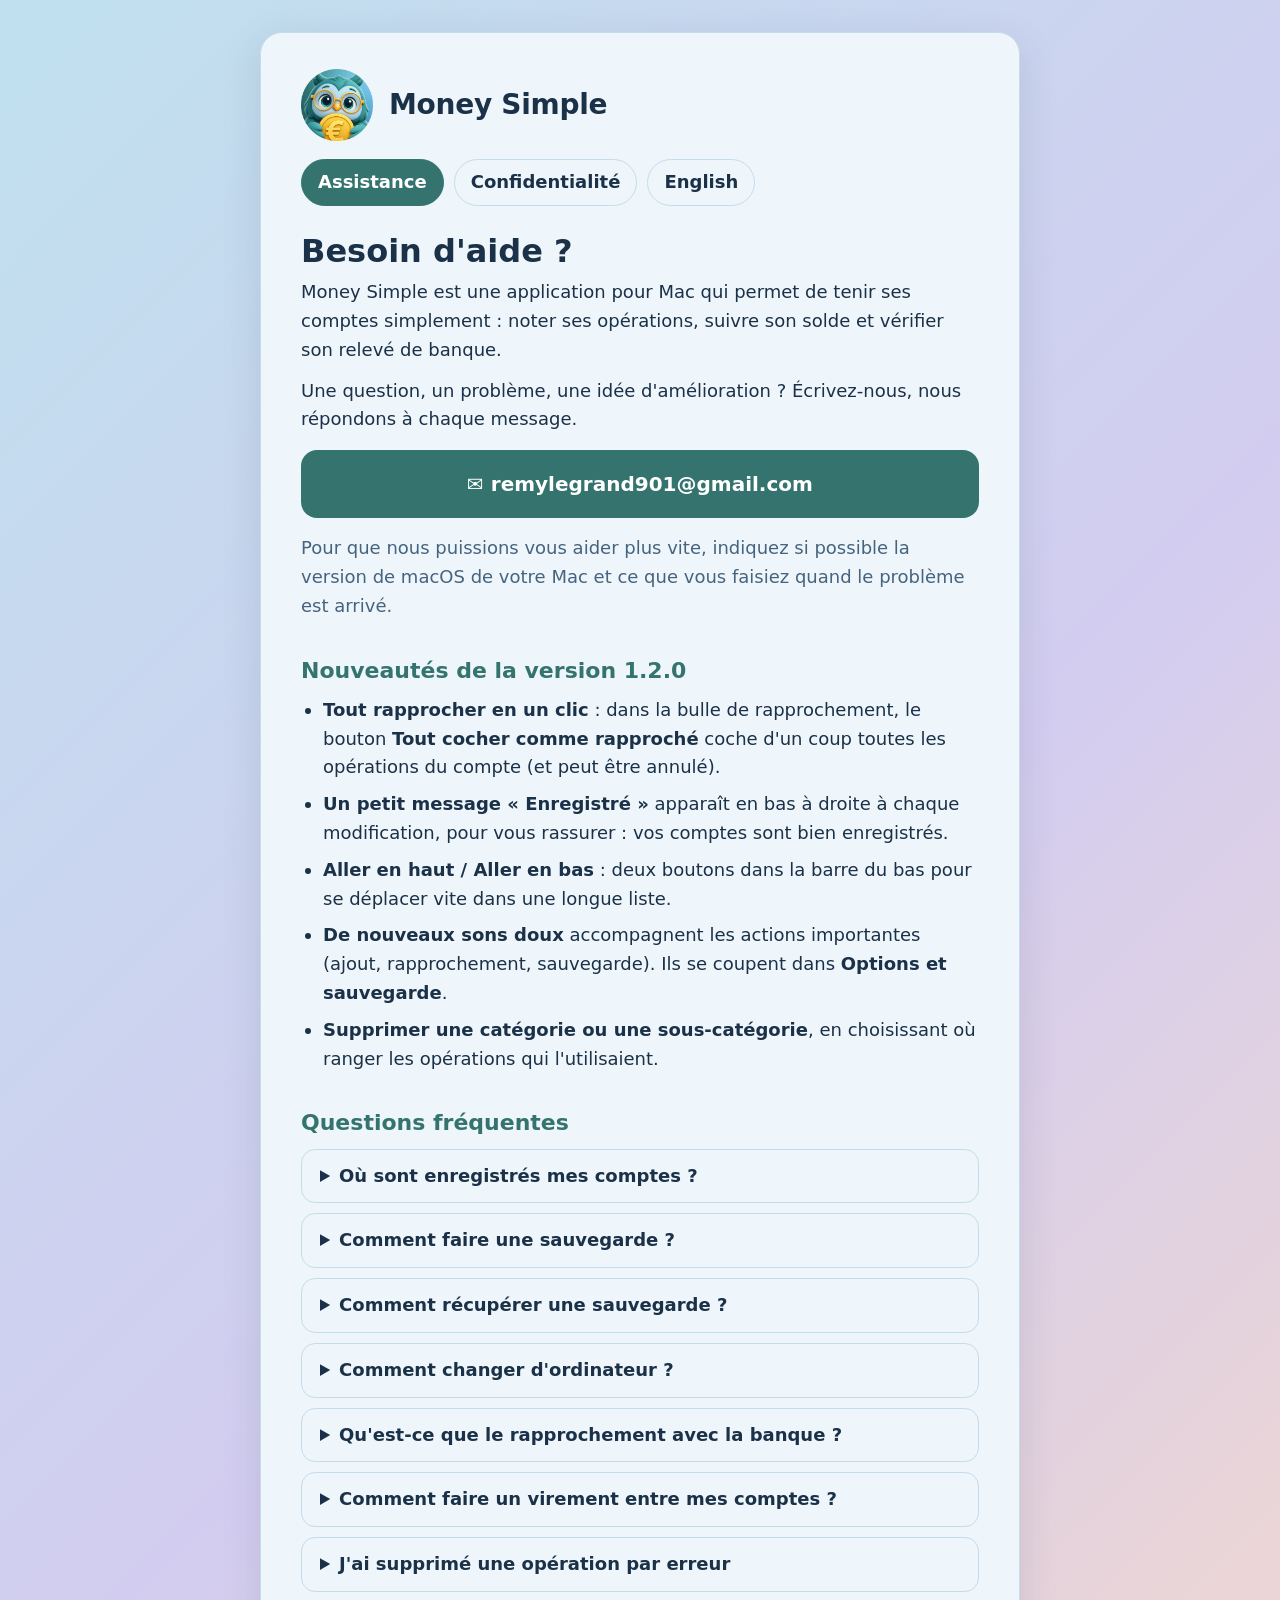
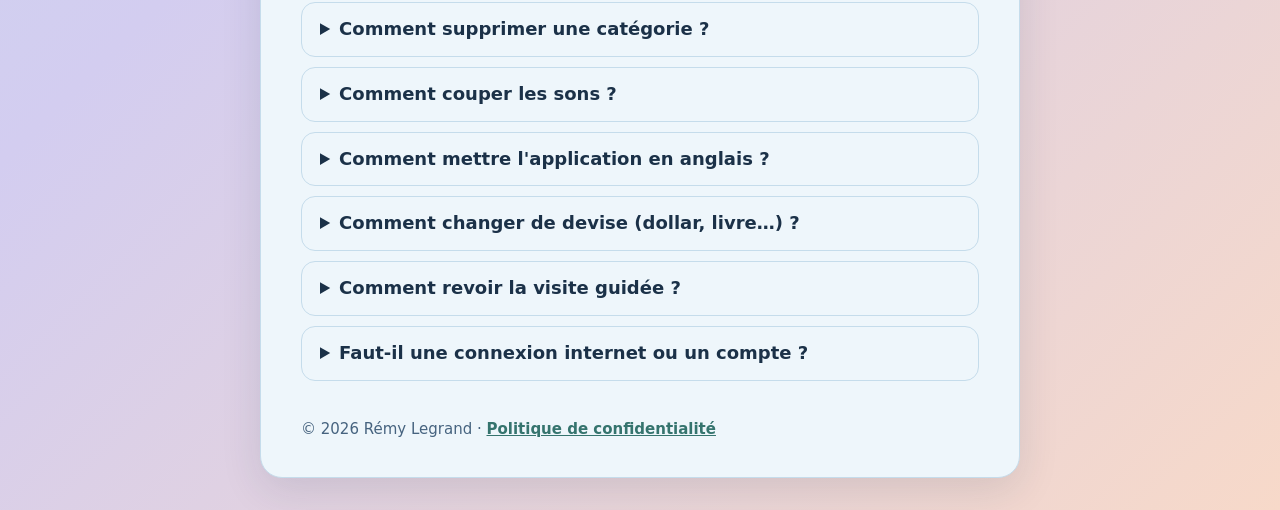
<file: index.html>
<!doctype html>
<html lang="fr">
<head>
<meta charset="utf-8">
<meta name="viewport" content="width=device-width,initial-scale=1">
<title>Money Simple – Assistance</title>
<meta name="description" content="Aide et contact pour Money Simple, l'application de comptes personnels pour Mac.">
<link rel="icon" href="owl.png">
<link rel="stylesheet" href="style.css">
<link rel="alternate" hreflang="fr" href="./">
<link rel="alternate" hreflang="en" href="en/">
</head>
<body>
<main>
<header><img src="owl.png" alt=""><b>Money Simple</b></header>
<nav><a href="./" aria-current="page">Assistance</a><a href="confidentialite.html">Confidentialité</a><a href="en/" hreflang="en" lang="en">English</a></nav>

<h1>Besoin d'aide ?</h1>
<p>Money Simple est une application pour Mac qui permet de tenir ses comptes simplement : noter ses opérations, suivre son solde et vérifier son relevé de banque.</p>
<p>Une question, un problème, une idée d'amélioration ? Écrivez-nous, nous répondons à chaque message.</p>
<a class="contact" href="mailto:remylegrand901@gmail.com?subject=Money%20Simple">✉️ remylegrand901@gmail.com</a>
<p class="mute">Pour que nous puissions vous aider plus vite, indiquez si possible la version de macOS de votre Mac et ce que vous faisiez quand le problème est arrivé.</p>

<h2>Nouveautés de la version 1.2.0</h2>
<ul>
<li><b>Tout rapprocher en un clic</b> : dans la bulle de rapprochement, le bouton <b>Tout cocher comme rapproché</b> coche d'un coup toutes les opérations du compte (et peut être annulé).</li>
<li><b>Un petit message « Enregistré »</b> apparaît en bas à droite à chaque modification, pour vous rassurer : vos comptes sont bien enregistrés.</li>
<li><b>Aller en haut / Aller en bas</b> : deux boutons dans la barre du bas pour se déplacer vite dans une longue liste.</li>
<li><b>De nouveaux sons doux</b> accompagnent les actions importantes (ajout, rapprochement, sauvegarde). Ils se coupent dans <b>Options et sauvegarde</b>.</li>
<li><b>Supprimer une catégorie ou une sous-catégorie</b>, en choisissant où ranger les opérations qui l'utilisaient.</li>
</ul>

<h2>Questions fréquentes</h2>
<details><summary>Où sont enregistrés mes comptes ?</summary>
<p>Uniquement sur votre Mac. Rien n'est envoyé sur internet. Pour voir le dossier, ouvrez le menu <b>Fichier → Afficher le dossier des données</b>.</p></details>
<details><summary>Comment faire une sauvegarde ?</summary>
<p>Cliquez sur <b>Options et sauvegarde</b> en haut à droite, puis sur <b>Sauvegarder mes comptes…</b> (ou ⌘S). Choisissez où enregistrer le fichier, par exemple sur une clé USB.</p>
<p>En plus, Money Simple fait automatiquement une copie de sécurité chaque jour sur votre Mac et garde les 30 derniers jours.</p></details>
<details><summary>Comment récupérer une sauvegarde ?</summary>
<p>Cliquez sur <b>Options et sauvegarde</b>, puis sur <b>Récupérer une sauvegarde…</b> (ou ⌘O), et choisissez votre fichier de sauvegarde. Attention : les comptes actuels sont remplacés par ceux de la sauvegarde.</p></details>
<details><summary>Comment changer d'ordinateur ?</summary>
<p>Sur l'ancien Mac, faites <b>Sauvegarder mes comptes…</b> sur une clé USB. Sur le nouveau Mac, installez Money Simple depuis le Mac App Store puis faites <b>Récupérer une sauvegarde…</b>.</p></details>
<details><summary>Qu'est-ce que le rapprochement avec la banque ?</summary>
<p>C'est vérifier que vos comptes correspondent à votre relevé de banque. Cochez dans la colonne <b>Rapproché</b> chaque opération que vous retrouvez sur le relevé, puis écrivez le solde du relevé en cliquant sur le bouton <b>Rapprochement</b>. Money Simple vous dit si tout concorde, ou quel est l'écart.</p>
<p>Si toutes les opérations sont sur le relevé, cliquez sur <b>Tout cocher comme rapproché</b> dans la bulle de rapprochement plutôt que de les cocher une par une.</p>
<p>Le calcul est affiché en détail : solde du relevé, opérations pas encore cochées, solde final et solde du compte. S'il y a un écart, Money Simple vous montre les opérations qui peuvent l'expliquer.</p></details>
<details><summary>Comment faire un virement entre mes comptes ?</summary>
<p>Dans <b>Nouvelle opération</b>, choisissez le moyen de paiement <b>Virement</b>, puis choisissez un de vos comptes comme bénéficiaire. Le virement est alors noté sur les deux comptes.</p></details>
<details><summary>J'ai supprimé une opération par erreur</summary>
<p>Juste après la suppression, cliquez sur <b>Annuler</b> dans le message qui apparaît en bas de l'écran. Sinon, vous pouvez récupérer une sauvegarde automatique depuis le dossier des données (sous-dossier « sauvegardes »).</p></details>
<details><summary>Comment supprimer une catégorie ?</summary>
<p>Cliquez sur <b>Options et sauvegarde</b> puis <b>Gérer les catégories…</b>, et sur la corbeille à droite de la catégorie ou de la sous-catégorie. Si des opérations l'utilisent, Money Simple vous demande dans quelle catégorie les ranger. Un bouton <b>Annuler</b> permet de revenir en arrière.</p></details>
<details><summary>Comment couper les sons ?</summary>
<p>Cliquez sur <b>Options et sauvegarde</b>, puis sur <b>Son activé</b> : il devient <b>Son coupé</b>. Cliquez à nouveau pour les remettre.</p></details>
<details><summary>Comment mettre l'application en anglais ?</summary>
<p>Cliquez sur <b>Options et sauvegarde</b>, puis choisissez la <b>Langue</b> : français ou anglais. Les menus du Mac changent aussi.</p></details>
<details><summary>Comment changer de devise (dollar, livre…) ?</summary>
<p>Cliquez sur <b>Options et sauvegarde</b>, puis choisissez la <b>Devise</b> : euro, dollar, livre sterling, franc suisse, etc. La devise vaut pour tous vos comptes. Attention : les montants déjà saisis ne sont pas convertis, seul le symbole change.</p></details>
<details><summary>Comment revoir la visite guidée ?</summary>
<p>Cliquez sur <b>Options et sauvegarde</b> puis sur <b>Revoir le tutoriel</b>, ou passez par le menu <b>Aide → Revoir le tutoriel</b>.</p></details>
<details><summary>Faut-il une connexion internet ou un compte ?</summary>
<p>Non. Money Simple fonctionne sans internet, sans inscription et sans abonnement.</p></details>

<footer>© 2026 Rémy Legrand · <a href="confidentialite.html">Politique de confidentialité</a></footer>
</main>
</body>
</html>
</file>
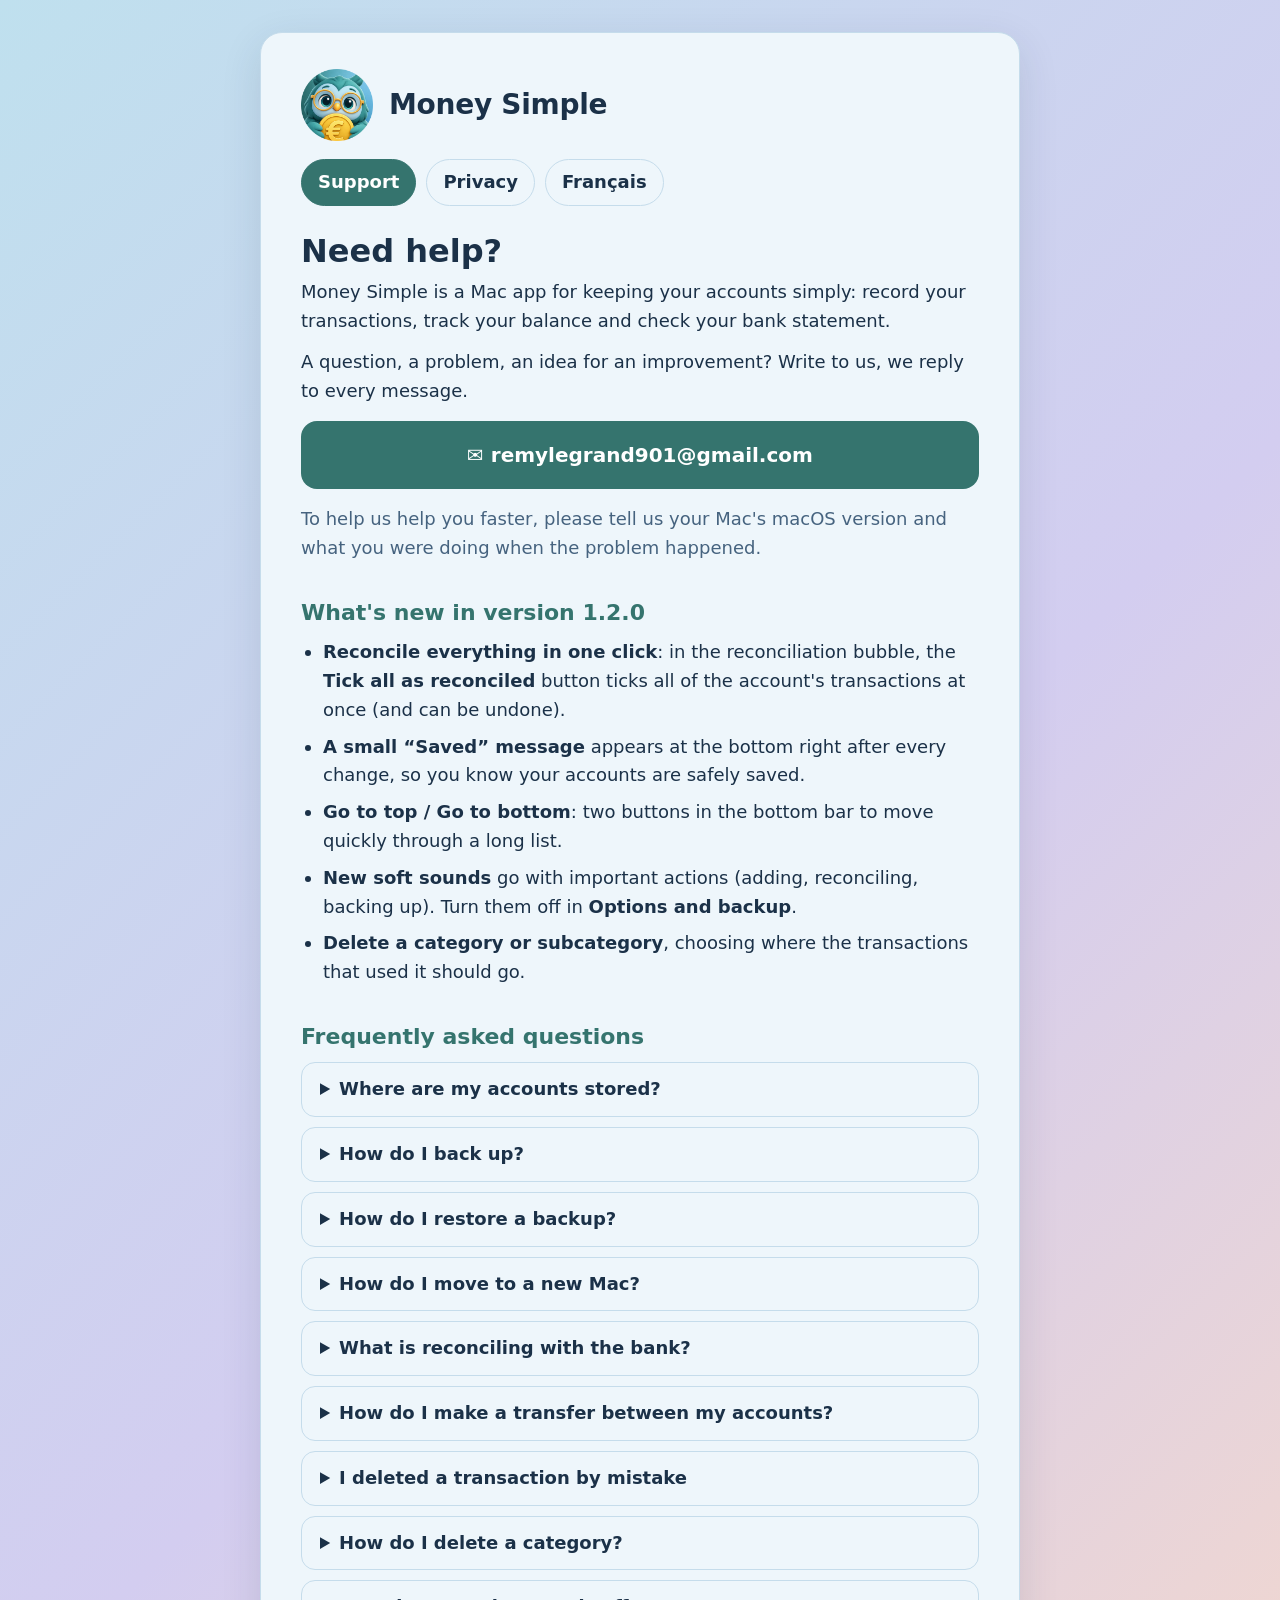
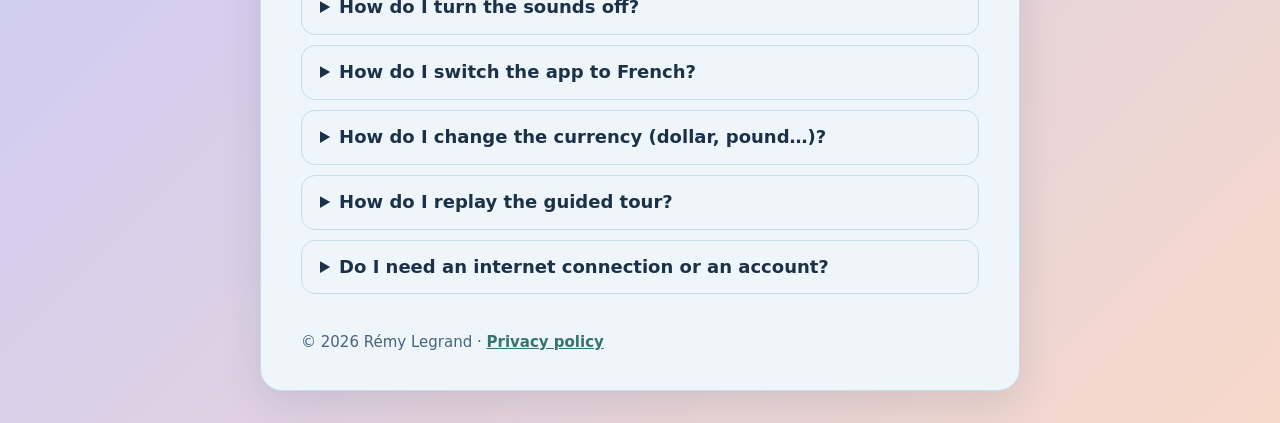
<file: en/index.html>
<!doctype html>
<html lang="en">
<head>
<meta charset="utf-8">
<meta name="viewport" content="width=device-width,initial-scale=1">
<title>Money Simple – Support</title>
<meta name="description" content="Help and contact for Money Simple, the personal accounts app for Mac.">
<link rel="icon" href="../owl.png">
<link rel="stylesheet" href="../style.css">
<link rel="alternate" hreflang="fr" href="../">
<link rel="alternate" hreflang="en" href="./">
</head>
<body>
<main>
<header><img src="../owl.png" alt=""><b>Money Simple</b></header>
<nav><a href="./" aria-current="page">Support</a><a href="privacy.html">Privacy</a><a href="../" hreflang="fr" lang="fr">Français</a></nav>

<h1>Need help?</h1>
<p>Money Simple is a Mac app for keeping your accounts simply: record your transactions, track your balance and check your bank statement.</p>
<p>A question, a problem, an idea for an improvement? Write to us, we reply to every message.</p>
<a class="contact" href="mailto:remylegrand901@gmail.com?subject=Money%20Simple">✉️ remylegrand901@gmail.com</a>
<p class="mute">To help us help you faster, please tell us your Mac's macOS version and what you were doing when the problem happened.</p>

<h2>What's new in version 1.2.0</h2>
<ul>
<li><b>Reconcile everything in one click</b>: in the reconciliation bubble, the <b>Tick all as reconciled</b> button ticks all of the account's transactions at once (and can be undone).</li>
<li><b>A small “Saved” message</b> appears at the bottom right after every change, so you know your accounts are safely saved.</li>
<li><b>Go to top / Go to bottom</b>: two buttons in the bottom bar to move quickly through a long list.</li>
<li><b>New soft sounds</b> go with important actions (adding, reconciling, backing up). Turn them off in <b>Options and backup</b>.</li>
<li><b>Delete a category or subcategory</b>, choosing where the transactions that used it should go.</li>
</ul>

<h2>Frequently asked questions</h2>
<details><summary>Where are my accounts stored?</summary>
<p>Only on your Mac. Nothing is sent over the internet. To see the folder, open the <b>File → Show the data folder</b> menu.</p></details>
<details><summary>How do I back up?</summary>
<p>Click <b>Options and backup</b> at the top right, then <b>Back up my accounts…</b> (or ⌘S). Choose where to save the file, for example on a USB stick.</p>
<p>Money Simple also makes an automatic safety copy every day on your Mac and keeps the last 30 days.</p></details>
<details><summary>How do I restore a backup?</summary>
<p>Click <b>Options and backup</b>, then <b>Restore a backup…</b> (or ⌘O), and choose your backup file. Note: your current accounts are replaced by the ones in the backup.</p></details>
<details><summary>How do I move to a new Mac?</summary>
<p>On the old Mac, use <b>Back up my accounts…</b> to save to a USB stick. On the new Mac, install Money Simple from the Mac App Store, then use <b>Restore a backup…</b>.</p></details>
<details><summary>What is reconciling with the bank?</summary>
<p>It means checking that your accounts match your bank statement. In the <b>Reconciled</b> column, tick each transaction you find on the statement, then click the reconciliation button and type the statement balance. Money Simple tells you whether everything matches, or what the difference is.</p>
<p>If every transaction is on the statement, click <b>Tick all as reconciled</b> in the reconciliation bubble instead of ticking them one by one.</p>
<p>The calculation is shown in detail: statement balance, transactions not yet ticked, final balance and account balance. If there is a difference, Money Simple shows you the transactions that may explain it.</p></details>
<details><summary>How do I make a transfer between my accounts?</summary>
<p>In <b>New transaction</b>, choose the <b>Transfer</b> payment method, then choose one of your accounts as the payee. The transfer is then recorded on both accounts.</p></details>
<details><summary>I deleted a transaction by mistake</summary>
<p>Right after deleting, click <b>Cancel</b> in the message that appears at the bottom of the screen. Otherwise, you can restore an automatic backup from the data folder (“sauvegardes” subfolder).</p></details>
<details><summary>How do I delete a category?</summary>
<p>Click <b>Options and backup</b>, then <b>Manage categories…</b>, and click the bin to the right of the category or subcategory. If transactions use it, Money Simple asks which category to move them to. A <b>Cancel</b> button lets you undo it.</p></details>
<details><summary>How do I turn the sounds off?</summary>
<p>Click <b>Options and backup</b>, then <b>Sound on</b>: it becomes <b>Sound off</b>. Click again to turn them back on.</p></details>
<details><summary>How do I switch the app to French?</summary>
<p>Click <b>Options and backup</b>, then choose the <b>Language</b>: English or French. The Mac menus change too.</p></details>
<details><summary>How do I change the currency (dollar, pound…)?</summary>
<p>Click <b>Options and backup</b>, then choose the <b>Currency</b>: euro, US dollar, pound sterling, Swiss franc, etc. The currency applies to all your accounts. Note: amounts already entered are not converted, only the symbol changes.</p></details>
<details><summary>How do I replay the guided tour?</summary>
<p>Click <b>Options and backup</b> then <b>Replay the tutorial</b>, or use the <b>Help → Replay the tutorial</b> menu.</p></details>
<details><summary>Do I need an internet connection or an account?</summary>
<p>No. Money Simple works without internet, without signing up and without a subscription.</p></details>

<footer>© 2026 Rémy Legrand · <a href="privacy.html">Privacy policy</a></footer>
</main>
</body>
</html>
</file>
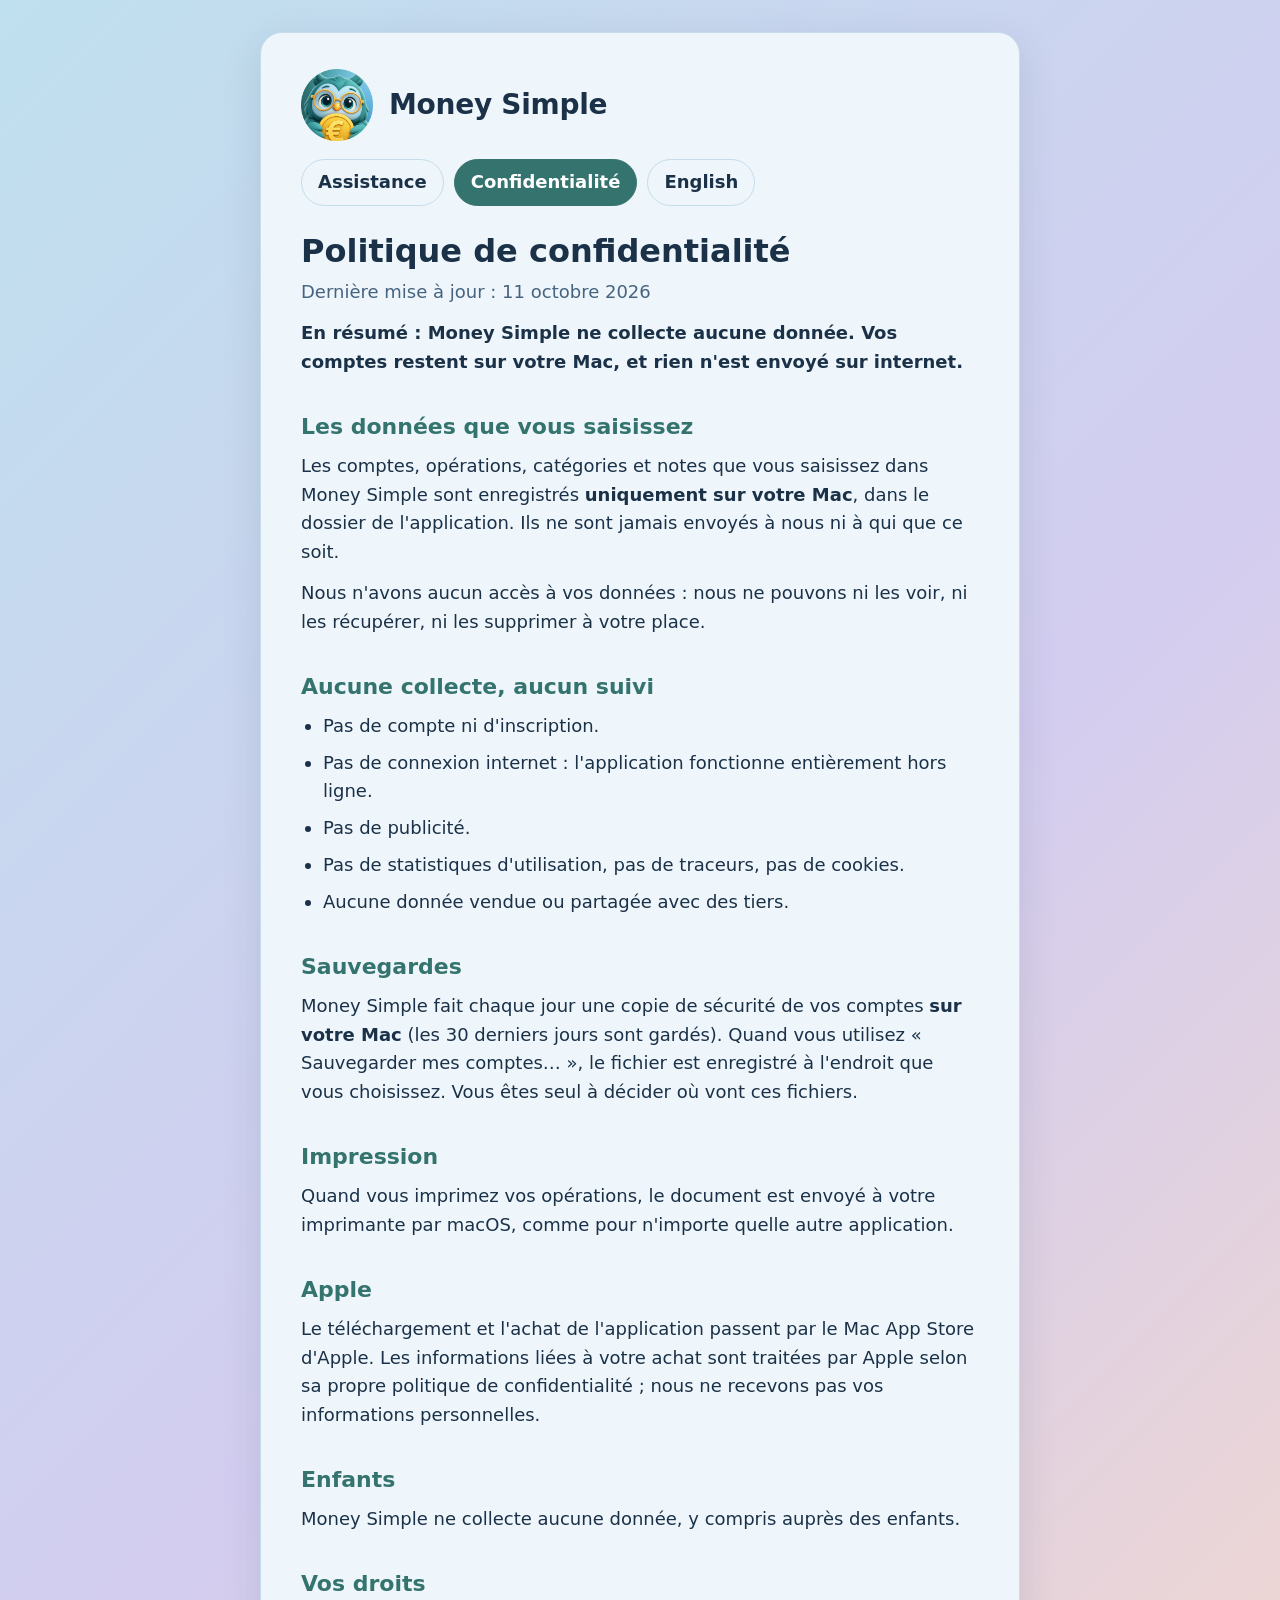
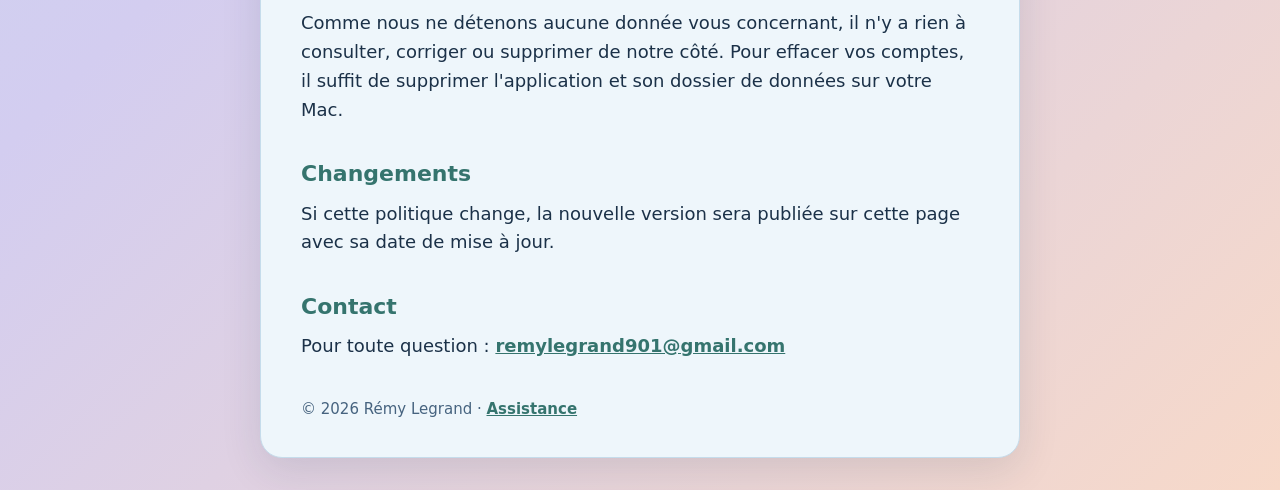
<file: confidentialite.html>
<!doctype html>
<html lang="fr">
<head>
<meta charset="utf-8">
<meta name="viewport" content="width=device-width,initial-scale=1">
<title>Money Simple – Confidentialité</title>
<meta name="description" content="Politique de confidentialité de Money Simple : aucune donnée collectée, tout reste sur votre Mac.">
<link rel="icon" href="owl.png">
<link rel="stylesheet" href="style.css">
<link rel="alternate" hreflang="fr" href="confidentialite.html">
<link rel="alternate" hreflang="en" href="en/privacy.html">
</head>
<body>
<main>
<header><img src="owl.png" alt=""><b>Money Simple</b></header>
<nav><a href="./">Assistance</a><a href="confidentialite.html" aria-current="page">Confidentialité</a><a href="en/privacy.html" hreflang="en" lang="en">English</a></nav>

<h1>Politique de confidentialité</h1>
<p class="mute">Dernière mise à jour : 11 octobre 2026</p>
<p><b>En résumé : Money Simple ne collecte aucune donnée. Vos comptes restent sur votre Mac, et rien n'est envoyé sur internet.</b></p>

<h2>Les données que vous saisissez</h2>
<p>Les comptes, opérations, catégories et notes que vous saisissez dans Money Simple sont enregistrés <b>uniquement sur votre Mac</b>, dans le dossier de l'application. Ils ne sont jamais envoyés à nous ni à qui que ce soit.</p>
<p>Nous n'avons aucun accès à vos données : nous ne pouvons ni les voir, ni les récupérer, ni les supprimer à votre place.</p>

<h2>Aucune collecte, aucun suivi</h2>
<ul>
<li>Pas de compte ni d'inscription.</li>
<li>Pas de connexion internet : l'application fonctionne entièrement hors ligne.</li>
<li>Pas de publicité.</li>
<li>Pas de statistiques d'utilisation, pas de traceurs, pas de cookies.</li>
<li>Aucune donnée vendue ou partagée avec des tiers.</li>
</ul>

<h2>Sauvegardes</h2>
<p>Money Simple fait chaque jour une copie de sécurité de vos comptes <b>sur votre Mac</b> (les 30 derniers jours sont gardés). Quand vous utilisez « Sauvegarder mes comptes… », le fichier est enregistré à l'endroit que vous choisissez. Vous êtes seul à décider où vont ces fichiers.</p>

<h2>Impression</h2>
<p>Quand vous imprimez vos opérations, le document est envoyé à votre imprimante par macOS, comme pour n'importe quelle autre application.</p>

<h2>Apple</h2>
<p>Le téléchargement et l'achat de l'application passent par le Mac App Store d'Apple. Les informations liées à votre achat sont traitées par Apple selon sa propre politique de confidentialité ; nous ne recevons pas vos informations personnelles.</p>

<h2>Enfants</h2>
<p>Money Simple ne collecte aucune donnée, y compris auprès des enfants.</p>

<h2>Vos droits</h2>
<p>Comme nous ne détenons aucune donnée vous concernant, il n'y a rien à consulter, corriger ou supprimer de notre côté. Pour effacer vos comptes, il suffit de supprimer l'application et son dossier de données sur votre Mac.</p>

<h2>Changements</h2>
<p>Si cette politique change, la nouvelle version sera publiée sur cette page avec sa date de mise à jour.</p>

<h2>Contact</h2>
<p>Pour toute question : <a href="mailto:remylegrand901@gmail.com">remylegrand901@gmail.com</a></p>

<footer>© 2026 Rémy Legrand · <a href="./">Assistance</a></footer>
</main>
</body>
</html>
</file>
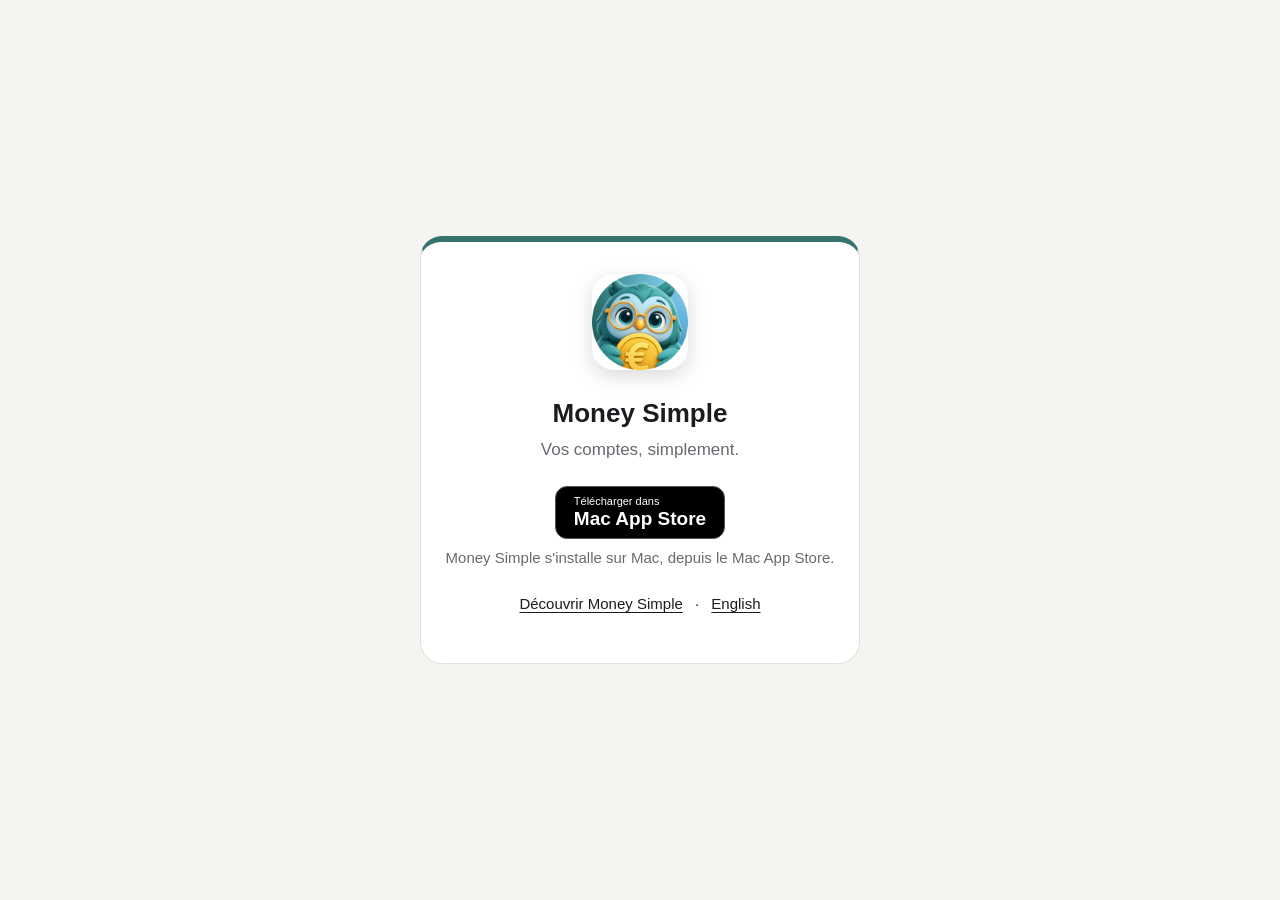
<file: telecharger.html>
<!doctype html>
<html lang="fr">
<head>
<meta charset="utf-8">
<meta name="viewport" content="width=device-width, initial-scale=1">
<title>Télécharger Money Simple</title>
<meta name="description" content="Vos comptes, simplement.">
<meta property="og:title" content="Télécharger Money Simple">
<meta property="og:description" content="Vos comptes, simplement.">
<meta property="og:image" content="https://remy901.github.io/money-simple-site/owl.png">
<meta name="robots" content="noindex">
<link rel="icon" type="image/png" href="owl.png">
<script>
(function () {
  var ua = navigator.userAgent, ios = "https://apps.apple.com/app/id6821629070", android = "", mac = true, macSeul = true;
  var estIos = /iPhone|iPad|iPod/.test(ua) || (/Macintosh/.test(ua) && navigator.maxTouchPoints > 1);
  var dest = estIos ? (macSeul ? "" : ios) : /Android/.test(ua) ? android : (mac && /Macintosh/.test(ua)) ? ios : "";
  if (dest) location.replace(dest);
})();
</script>
<style>
:root { --accent: #35746e; --bg: #f6f4f1; --surface: #fff; --text: #1c1b1f; --muted: #6b6870; --border: #e4e0da; }
@media (prefers-color-scheme: dark) { :root { --bg: #141316; --surface: #1e1d21; --text: #f2f0ed; --muted: #a3a0a8; --border: #2e2c31; } }
* { box-sizing: border-box; }
body { margin: 0; min-height: 100vh; display: grid; place-items: center; padding: 32px 16px;
  background: var(--bg); color: var(--text); text-align: center;
  font: 17px/1.5 -apple-system, BlinkMacSystemFont, "Segoe UI", Roboto, sans-serif; }
main { width: 100%; max-width: 440px; background: var(--surface); border: 1px solid var(--border);
  border-top: 6px solid var(--accent); border-radius: 22px; padding: 32px 24px; }
.icone { width: 96px; height: 96px; border-radius: 22px; box-shadow: 0 6px 20px rgba(0,0,0,.15); }
h1 { margin: 16px 0 4px; font-size: 26px; }
.slogan { margin: 0 0 24px; color: var(--muted); }
.stores { display: flex; flex-wrap: wrap; gap: 10px; justify-content: center; }
.store { display: inline-flex; flex-direction: column; align-items: flex-start; min-width: 160px;
  padding: 8px 18px; border-radius: 12px; background: #000; color: #fff; text-decoration: none;
  font-size: 19px; font-weight: 600; line-height: 1.15; border: 1px solid #555; }
.store small { font-size: 11px; font-weight: 400; }
.store.off { opacity: .45; }
.qr { margin-top: 24px; }
.qr img { background: #fff; padding: 10px; border-radius: 14px; border: 1px solid var(--border); }
.qr p, .note { margin: 8px 0 0; color: var(--muted); font-size: 15px; }
.liens { margin-top: 24px; font-size: 15px; }
.liens a { color: var(--text); text-underline-offset: 3px; margin: 0 8px; }
</style>
</head>
<body>
<main>
  <img class="icone" src="owl.png" alt="">
  <h1>Money Simple</h1>
  <p class="slogan">Vos comptes, simplement.</p>
  <div class="stores"><a class="store" href="https://apps.apple.com/app/id6821629070"><small>Télécharger dans</small>Mac App Store</a></div>
  <p class="note">Money Simple s&#x27;installe sur Mac, depuis le Mac App Store.</p>
  <p class="liens"><a href="https://remy901.github.io/money-simple-site/">Découvrir Money Simple</a> · <a href="en/download.html">English</a></p>
</main>
</body>
</html>
</file>
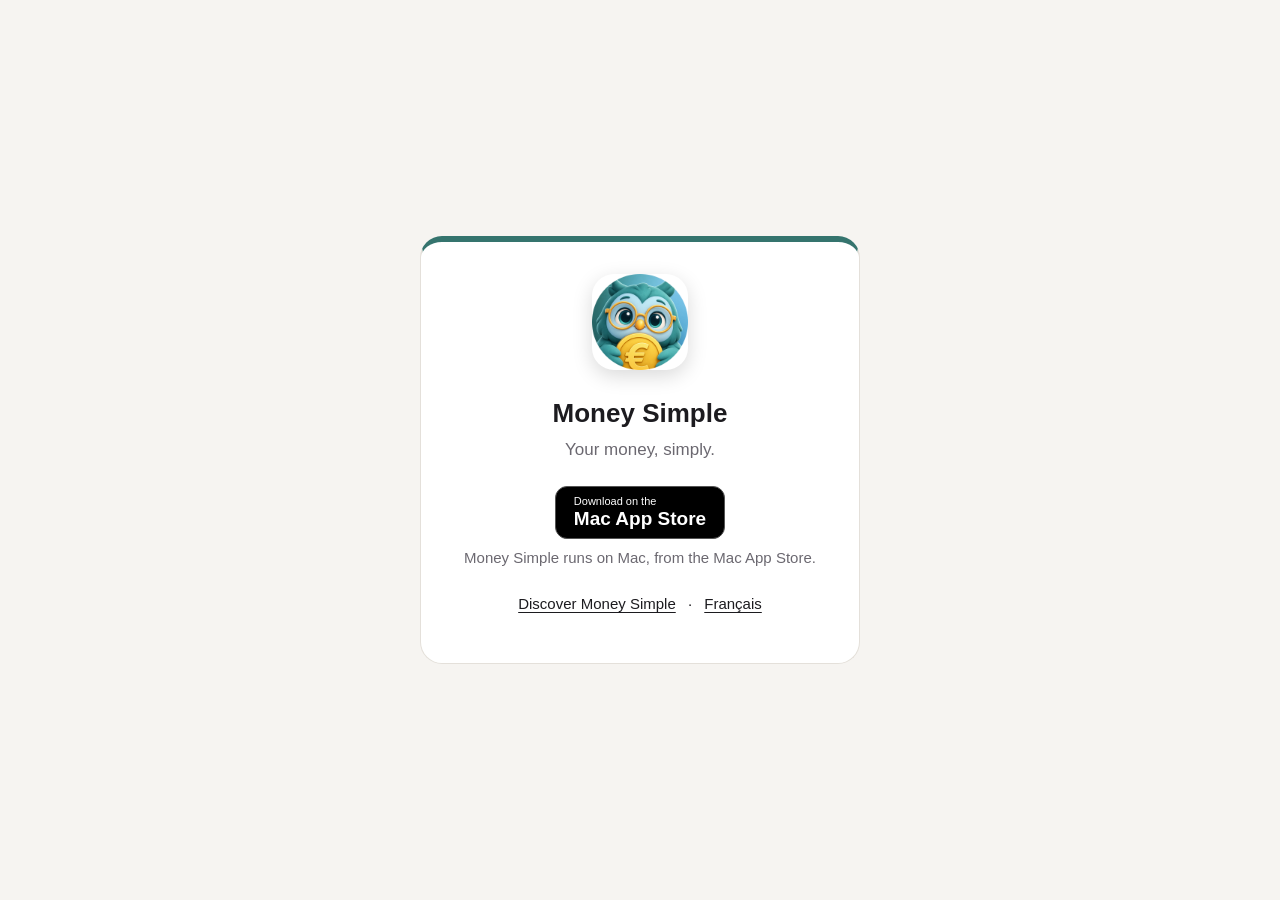
<file: en/download.html>
<!doctype html>
<html lang="en">
<head>
<meta charset="utf-8">
<meta name="viewport" content="width=device-width, initial-scale=1">
<title>Download Money Simple</title>
<meta name="description" content="Your money, simply.">
<meta property="og:title" content="Download Money Simple">
<meta property="og:description" content="Your money, simply.">
<meta property="og:image" content="https://remy901.github.io/money-simple-site/owl.png">
<meta name="robots" content="noindex">
<link rel="icon" type="image/png" href="../owl.png">
<script>
(function () {
  var ua = navigator.userAgent, ios = "https://apps.apple.com/app/id6821629070", android = "", mac = true, macSeul = true;
  var estIos = /iPhone|iPad|iPod/.test(ua) || (/Macintosh/.test(ua) && navigator.maxTouchPoints > 1);
  var dest = estIos ? (macSeul ? "" : ios) : /Android/.test(ua) ? android : (mac && /Macintosh/.test(ua)) ? ios : "";
  if (dest) location.replace(dest);
})();
</script>
<style>
:root { --accent: #35746e; --bg: #f6f4f1; --surface: #fff; --text: #1c1b1f; --muted: #6b6870; --border: #e4e0da; }
@media (prefers-color-scheme: dark) { :root { --bg: #141316; --surface: #1e1d21; --text: #f2f0ed; --muted: #a3a0a8; --border: #2e2c31; } }
* { box-sizing: border-box; }
body { margin: 0; min-height: 100vh; display: grid; place-items: center; padding: 32px 16px;
  background: var(--bg); color: var(--text); text-align: center;
  font: 17px/1.5 -apple-system, BlinkMacSystemFont, "Segoe UI", Roboto, sans-serif; }
main { width: 100%; max-width: 440px; background: var(--surface); border: 1px solid var(--border);
  border-top: 6px solid var(--accent); border-radius: 22px; padding: 32px 24px; }
.icone { width: 96px; height: 96px; border-radius: 22px; box-shadow: 0 6px 20px rgba(0,0,0,.15); }
h1 { margin: 16px 0 4px; font-size: 26px; }
.slogan { margin: 0 0 24px; color: var(--muted); }
.stores { display: flex; flex-wrap: wrap; gap: 10px; justify-content: center; }
.store { display: inline-flex; flex-direction: column; align-items: flex-start; min-width: 160px;
  padding: 8px 18px; border-radius: 12px; background: #000; color: #fff; text-decoration: none;
  font-size: 19px; font-weight: 600; line-height: 1.15; border: 1px solid #555; }
.store small { font-size: 11px; font-weight: 400; }
.store.off { opacity: .45; }
.qr { margin-top: 24px; }
.qr img { background: #fff; padding: 10px; border-radius: 14px; border: 1px solid var(--border); }
.qr p, .note { margin: 8px 0 0; color: var(--muted); font-size: 15px; }
.liens { margin-top: 24px; font-size: 15px; }
.liens a { color: var(--text); text-underline-offset: 3px; margin: 0 8px; }
</style>
</head>
<body>
<main>
  <img class="icone" src="../owl.png" alt="">
  <h1>Money Simple</h1>
  <p class="slogan">Your money, simply.</p>
  <div class="stores"><a class="store" href="https://apps.apple.com/app/id6821629070"><small>Download on the</small>Mac App Store</a></div>
  <p class="note">Money Simple runs on Mac, from the Mac App Store.</p>
  <p class="liens"><a href="https://remy901.github.io/money-simple-site/en/">Discover Money Simple</a> · <a href="../telecharger.html">Français</a></p>
</main>
</body>
</html>
</file>
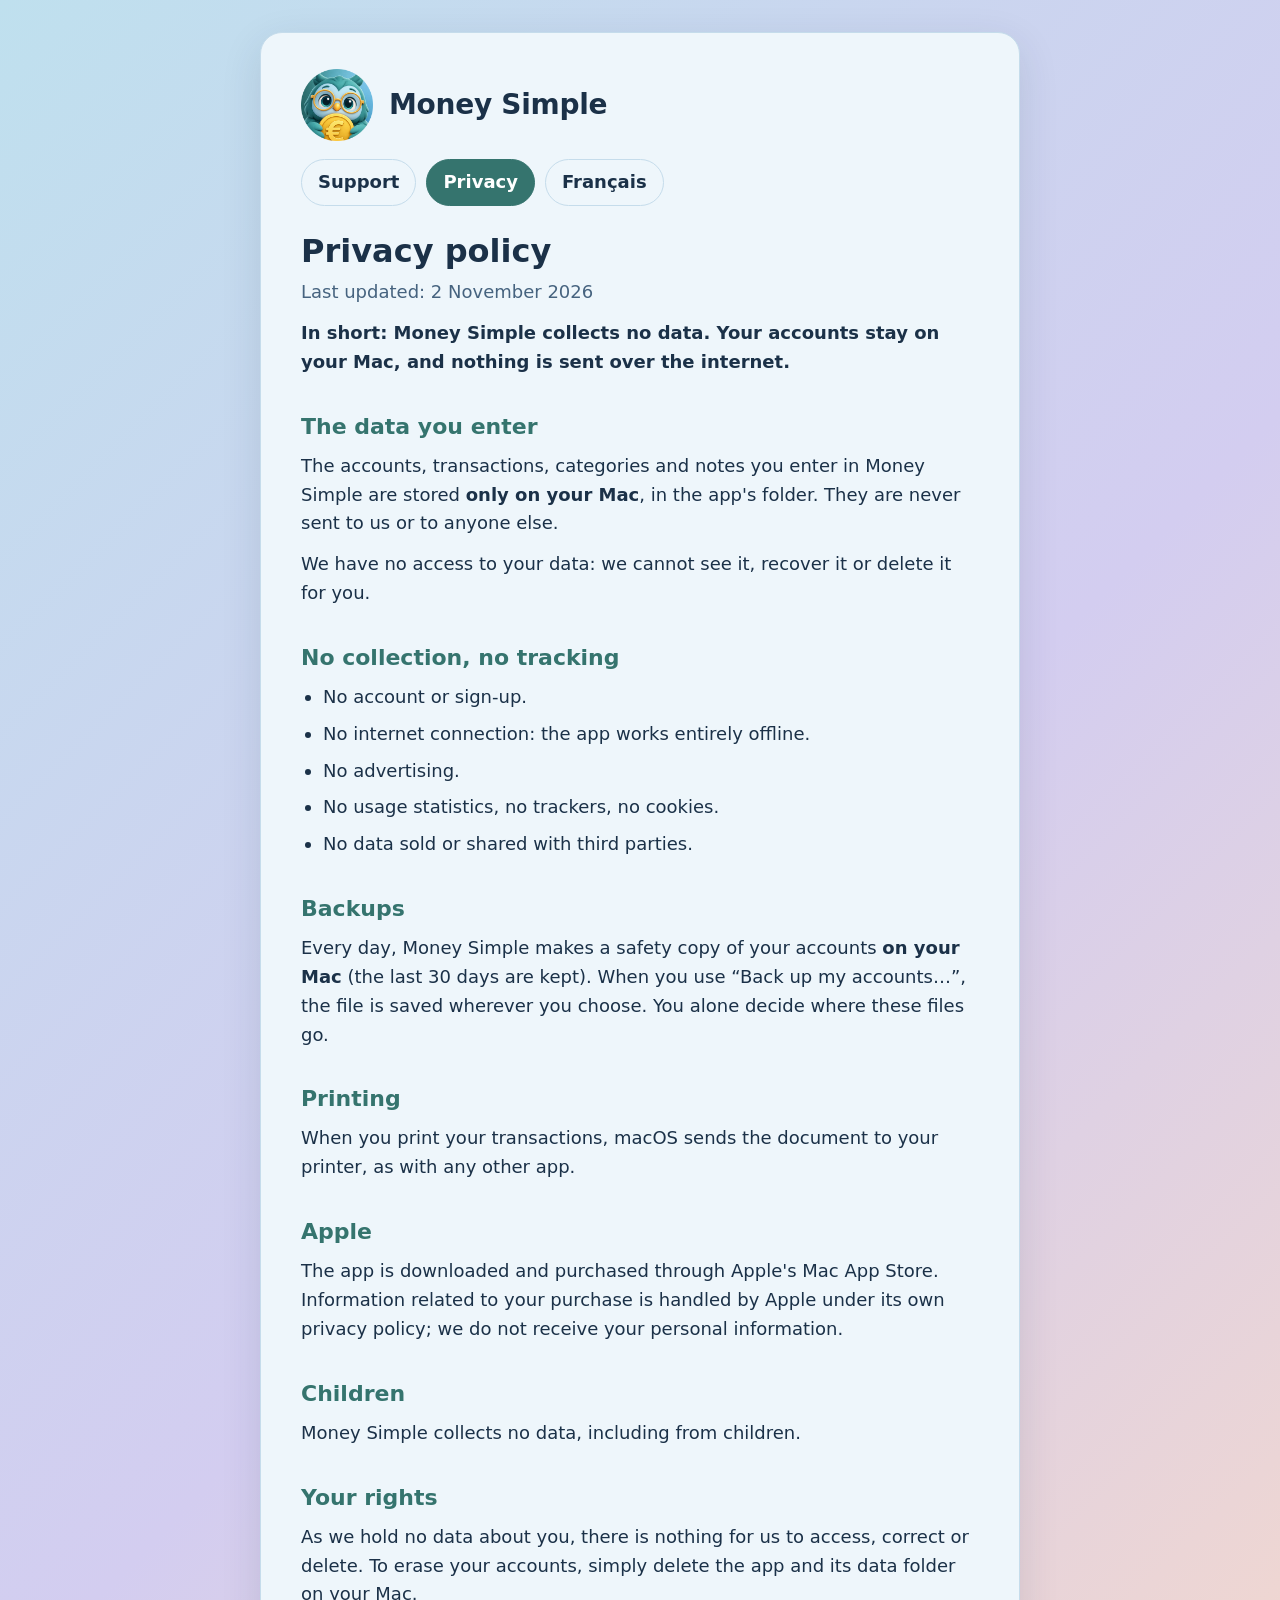
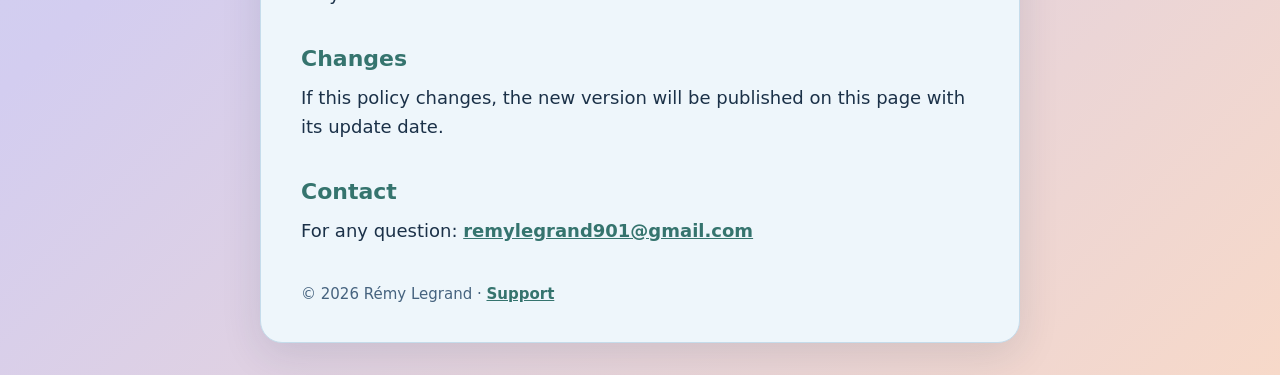
<file: en/privacy.html>
<!doctype html>
<html lang="en">
<head>
<meta charset="utf-8">
<meta name="viewport" content="width=device-width,initial-scale=1">
<title>Money Simple – Privacy</title>
<meta name="description" content="Money Simple privacy policy: no data collected, everything stays on your Mac.">
<link rel="icon" href="../owl.png">
<link rel="stylesheet" href="../style.css">
<link rel="alternate" hreflang="fr" href="../confidentialite.html">
<link rel="alternate" hreflang="en" href="privacy.html">
</head>
<body>
<main>
<header><img src="../owl.png" alt=""><b>Money Simple</b></header>
<nav><a href="./">Support</a><a href="privacy.html" aria-current="page">Privacy</a><a href="../confidentialite.html" hreflang="fr" lang="fr">Français</a></nav>

<h1>Privacy policy</h1>
<p class="mute">Last updated: 2 November 2026</p>
<p><b>In short: Money Simple collects no data. Your accounts stay on your Mac, and nothing is sent over the internet.</b></p>

<h2>The data you enter</h2>
<p>The accounts, transactions, categories and notes you enter in Money Simple are stored <b>only on your Mac</b>, in the app's folder. They are never sent to us or to anyone else.</p>
<p>We have no access to your data: we cannot see it, recover it or delete it for you.</p>

<h2>No collection, no tracking</h2>
<ul>
<li>No account or sign-up.</li>
<li>No internet connection: the app works entirely offline.</li>
<li>No advertising.</li>
<li>No usage statistics, no trackers, no cookies.</li>
<li>No data sold or shared with third parties.</li>
</ul>

<h2>Backups</h2>
<p>Every day, Money Simple makes a safety copy of your accounts <b>on your Mac</b> (the last 30 days are kept). When you use “Back up my accounts…”, the file is saved wherever you choose. You alone decide where these files go.</p>

<h2>Printing</h2>
<p>When you print your transactions, macOS sends the document to your printer, as with any other app.</p>

<h2>Apple</h2>
<p>The app is downloaded and purchased through Apple's Mac App Store. Information related to your purchase is handled by Apple under its own privacy policy; we do not receive your personal information.</p>

<h2>Children</h2>
<p>Money Simple collects no data, including from children.</p>

<h2>Your rights</h2>
<p>As we hold no data about you, there is nothing for us to access, correct or delete. To erase your accounts, simply delete the app and its data folder on your Mac.</p>

<h2>Changes</h2>
<p>If this policy changes, the new version will be published on this page with its update date.</p>

<h2>Contact</h2>
<p>For any question: <a href="mailto:remylegrand901@gmail.com">remylegrand901@gmail.com</a></p>

<footer>© 2026 Rémy Legrand · <a href="./">Support</a></footer>
</main>
</body>
</html>
</file>
<file: style.css>
:root{--bg1:#bfe0ee;--bg2:#d3cdf0;--bg3:#f7d9c9;--card:#eef6fb;--text:#1b3148;--mute:#46637f;--accent:#35746e;--line:#c5dceb}
@media (prefers-color-scheme:dark){:root:not([data-theme="light"]){--bg1:#2a3a58;--bg2:#463f70;--bg3:#6a4a63;--card:#34456a;--text:#eef2f9;--mute:#b6c4dc;--accent:#8fd3c8;--line:#556c97}}
:root[data-theme="dark"]{--bg1:#2a3a58;--bg2:#463f70;--bg3:#6a4a63;--card:#34456a;--text:#eef2f9;--mute:#b6c4dc;--accent:#8fd3c8;--line:#556c97}
*{box-sizing:border-box}
body{margin:0;min-height:100vh;color:var(--text);background:#d3cdf0;background:linear-gradient(135deg,var(--bg1) 0%,var(--bg2) 52%,var(--bg3) 100%);font:18px/1.6 -apple-system,BlinkMacSystemFont,"SF Pro Text","Segoe UI",system-ui,sans-serif;padding:32px 16px}
main{max-width:760px;margin:0 auto;background:var(--card);border:1px solid var(--line);border-radius:22px;padding:36px 40px;box-shadow:0 12px 40px rgba(27,49,72,.12)}
header{display:flex;align-items:center;gap:16px;margin-bottom:8px}
header img{width:72px;height:72px}
header b{font-size:28px;letter-spacing:-.01em}
nav{display:flex;gap:10px;flex-wrap:wrap;margin:18px 0 26px}
nav a{padding:8px 16px;border:1px solid var(--line);border-radius:999px;text-decoration:none;color:var(--text);font-weight:600}
nav a[aria-current]{background:var(--accent);border-color:var(--accent);color:#fff}
@media (prefers-color-scheme:dark){:root:not([data-theme="light"]) nav a[aria-current]{color:#14262f}}
h1{font-size:32px;line-height:1.2;margin:0 0 8px}
h2{font-size:22px;margin:32px 0 8px;color:var(--accent)}
p,li{margin:0 0 12px}
a{color:var(--accent);font-weight:600}
.mute{color:var(--mute)}
.contact{display:block;margin:16px 0;padding:18px 20px;border-radius:16px;background:var(--accent);color:#fff;text-decoration:none;font-size:20px;text-align:center}
@media (prefers-color-scheme:dark){:root:not([data-theme="light"]) .contact{color:#14262f}}
details{border:1px solid var(--line);border-radius:14px;padding:12px 18px;margin:0 0 10px}
summary{cursor:pointer;font-weight:600}
details p{margin:10px 0 4px}
footer{margin-top:36px;font-size:15px;color:var(--mute)}
@media (max-width:560px){main{padding:24px 18px}h1{font-size:26px}header b{font-size:23px}}
ul{padding-left:22px;margin:8px 0 0}li{margin:0 0 8px}
</file>
